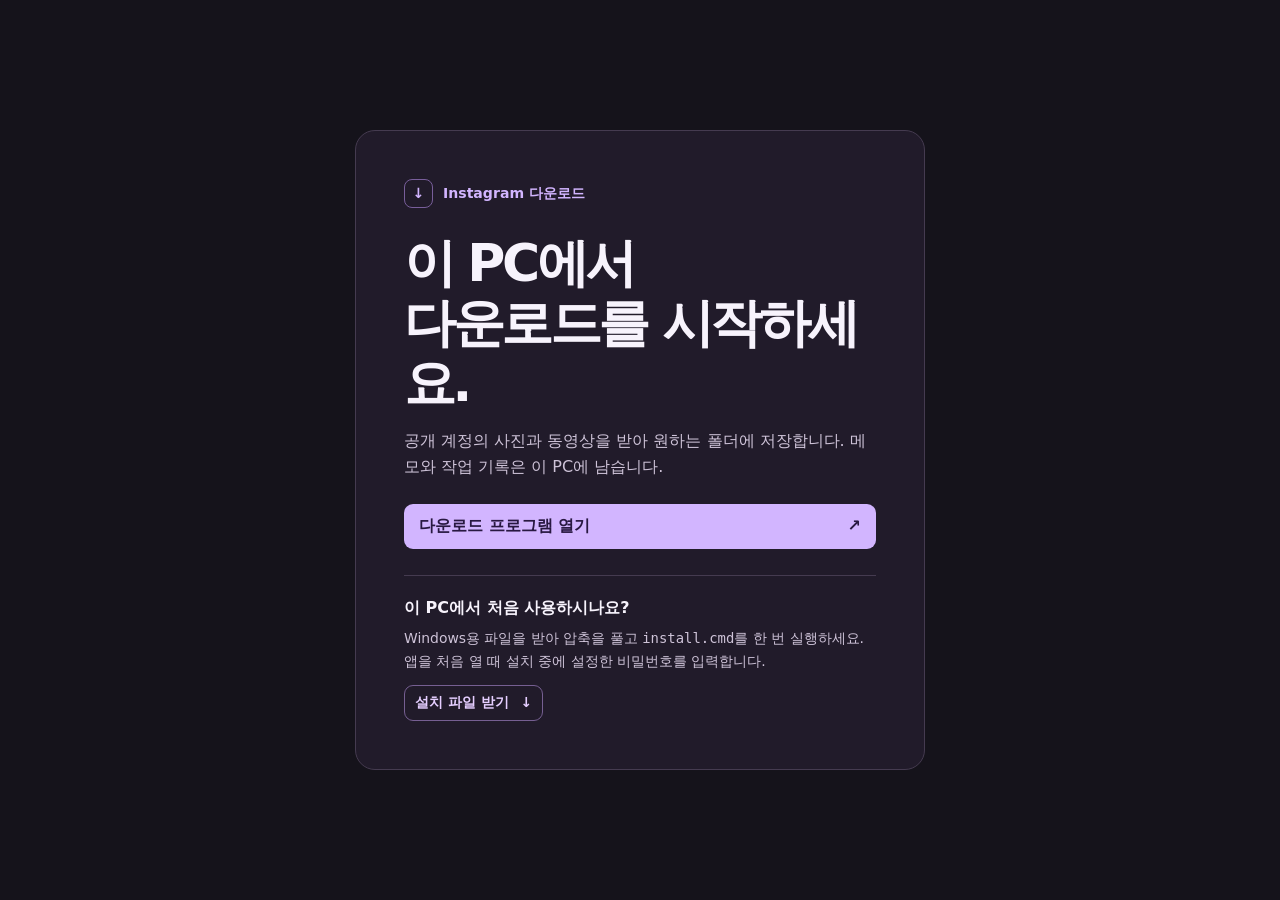
<file: docs/index.html>
<!doctype html>
<html lang="ko">
<head>
  <meta charset="utf-8">
  <meta name="viewport" content="width=device-width, initial-scale=1">
  <title>Instagram 다운로드</title>
  <link rel="stylesheet" href="style.css">
</head>
<body>
  <main>
    <div class="brand"><span aria-hidden="true">↓</span> Instagram 다운로드</div>
    <h1>이 PC에서<br>다운로드를 시작하세요.</h1>
    <p>공개 계정의 사진과 동영상을 받아 원하는 폴더에 저장합니다. 메모와 작업 기록은 이 PC에 남습니다.</p>
    <a class="primary" href="insta-local:open">다운로드 프로그램 열기 <span aria-hidden="true">↗</span></a>
    <section aria-labelledby="setup">
      <h2 id="setup">이 PC에서 처음 사용하시나요?</h2>
      <p>Windows용 파일을 받아 압축을 풀고 <code>install.cmd</code>를 한 번 실행하세요. 앱을 처음 열 때 설치 중에 설정한 비밀번호를 입력합니다.</p>
      <a class="secondary" href="https://github.com/sjk3446/insta/archive/refs/heads/main.zip">설치 파일 받기 <span aria-hidden="true">↓</span></a>
    </section>
  </main>
</body>
</html>
</file>
<file: docs/style.css>
:root {
  color-scheme: dark;
  font-family: "Pretendard", "Malgun Gothic", system-ui, sans-serif;
  background: #15131b;
  color: #f7f3fc;
  --muted: #cec3d8;
  --accent: #d2b5ff;
}
* { box-sizing: border-box; }
body { min-height: 100vh; display: grid; place-items: center; margin: 0; padding: 24px; }
main { width: min(100%, 570px); border: 1px solid #453b50; border-radius: 20px; background: #211b2a; padding: clamp(25px, 7vw, 48px); }
.brand { display: flex; align-items: center; gap: 10px; color: var(--accent); font-weight: 750; font-size: .88rem; }
.brand span { display: grid; place-items: center; border: 1px solid #785e9a; border-radius: 8px; width: 29px; height: 29px; }
h1 { font-size: clamp(2rem, 6vw, 3.25rem); line-height: 1.16; letter-spacing: -.065em; margin: 25px 0 14px; }
h2 { font-size: 1rem; margin: 0 0 8px; }
p { color: var(--muted); line-height: 1.65; margin: 0; }
a { border-radius: 9px; font-weight: 750; text-decoration: none; }
a:focus-visible { outline: 2px solid var(--accent); outline-offset: 3px; }
.primary { display: flex; justify-content: space-between; gap: 12px; margin-top: 24px; padding: 12px 15px; color: #281841; background: var(--accent); }
.primary:hover { background: #e3ceff; }
section { border-top: 1px solid #453b50; margin-top: 26px; padding-top: 22px; }
section p { font-size: .87rem; }
.secondary { display: inline-flex; gap: 12px; color: #e5ceff; margin-top: 12px; padding: 8px 10px; border: 1px solid #765f92; font-size: .86rem; }
.secondary:hover { background: #382b48; }
</file>
